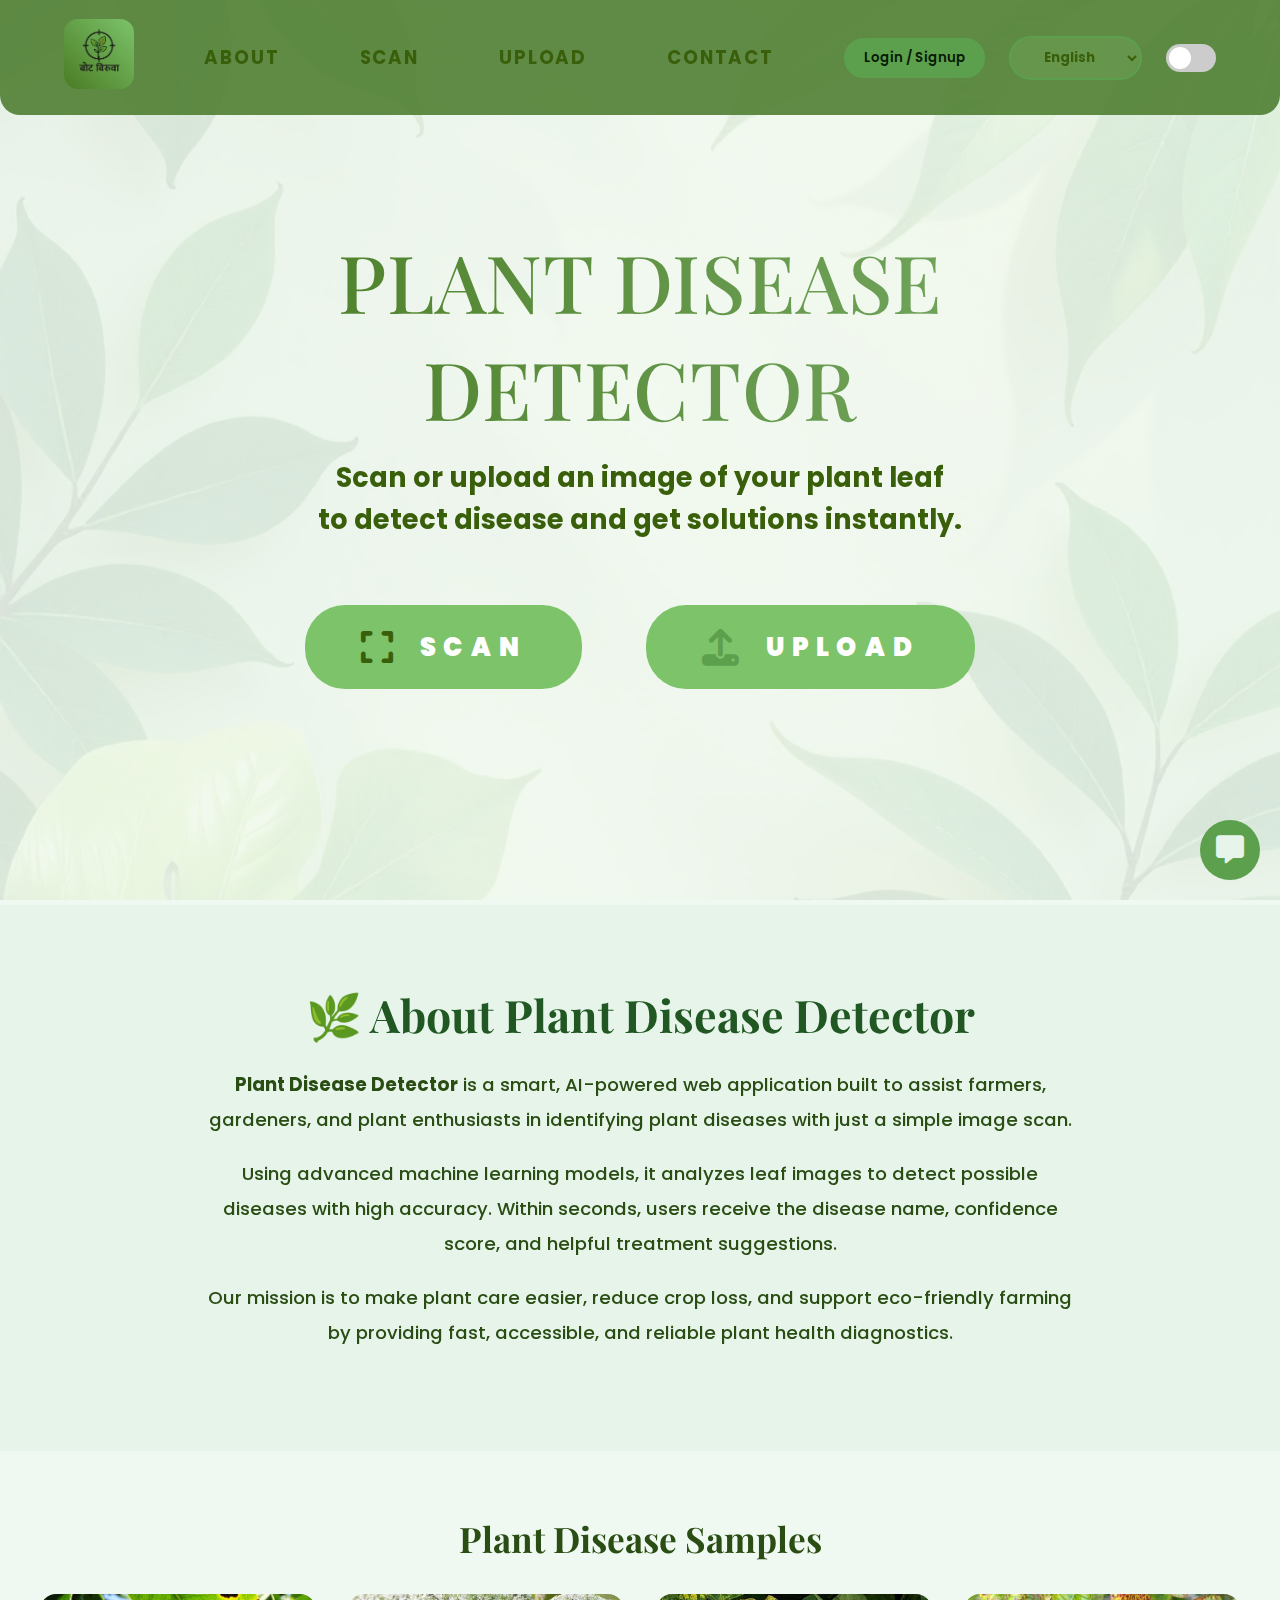
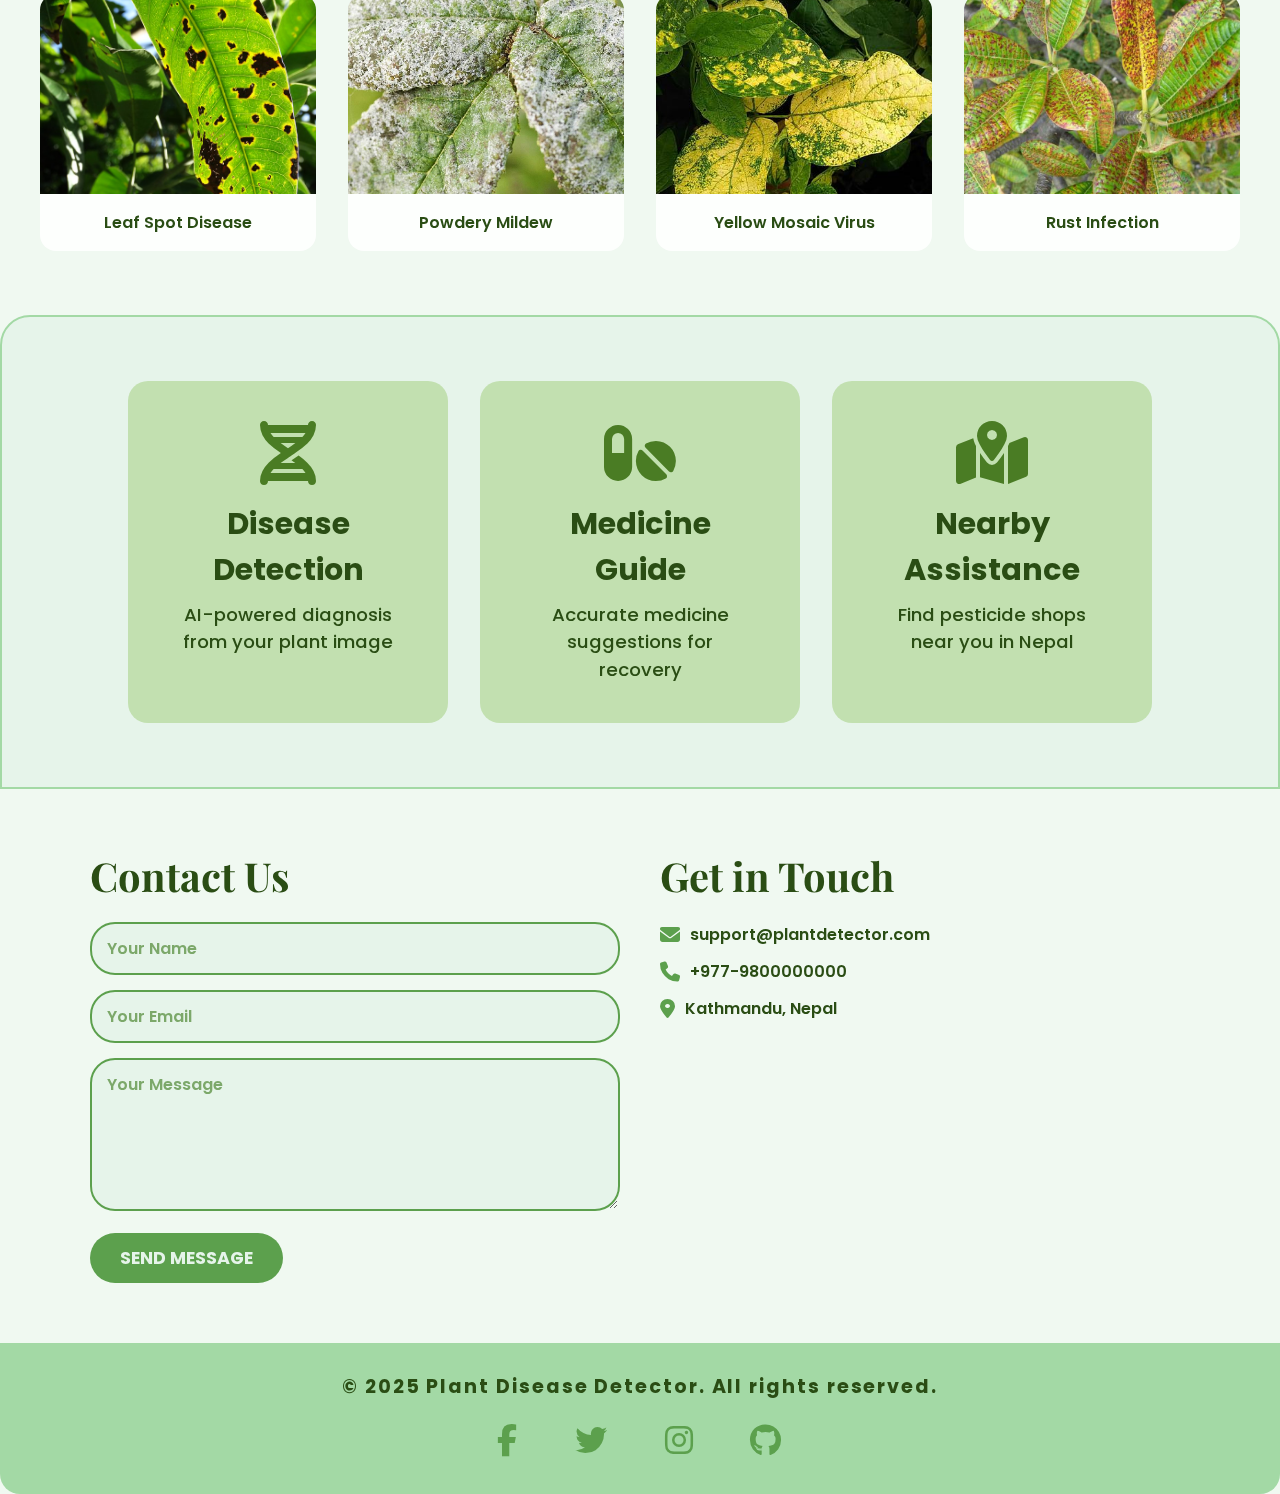
<file: frontend/index.html>
<!DOCTYPE html>
<html lang="en">
<head>
  <meta charset="UTF-8" />
  <meta name="viewport" content="width=device-width, initial-scale=1.0"/>
  <title>Plant Disease Detector with Chatbot</title>
  <link href="https://fonts.googleapis.com/css2?family=Poppins:wght@400;600;700&family=Playfair+Display:wght@700&display=swap" rel="stylesheet">
  <link rel="stylesheet" href="https://cdnjs.cloudflare.com/ajax/libs/font-awesome/6.5.0/css/all.min.css" />
  <link rel="stylesheet" href="style.css" />
</head>
<body>
  <!-- Navbar -->
  <nav class="navbar">
    <div class="logo">
      <img src="images/plant.png" alt="Logo">
    </div>
    <ul class="nav-menu">
      <li><a href="#about">About</a></li>
      <li><a href="#hero">Scan</a></li>
      <li><a href="#hero">Upload</a></li>
      <li><a href="#contact">Contact</a></li>
    </ul>
    <div class="right-controls">
      <button class="nav-login-btn" onclick="openAuthModal()">Login / Signup</button>
      <div class="language-detect">
        <select id="siteLanguage" onchange="switchSiteLanguage()">
          <option value="en">English</option>
          <option value="np">नेपाली </option>
        </select>
      </div>
      <div class="dark-toggle">
        <label>
          <input type="checkbox" onchange="toggleDarkMode()" />
          <span class="slider"></span>
        </label>
      </div>
    </div>
  </nav>

  <!-- Hero Section -->
  <section id="hero" class="hero">
    <h1 id="heroTitle">Plant Disease Detector</h1>
    <p id="heroSubtitle">Scan or upload an image of your plant leaf<br>to detect disease and get solutions instantly.</p>
    <div class="hero-buttons">
      <label class="scan-btn" onclick="openScanModal()">
        <i class="fa-solid fa-expand"></i> <span id="scanBtnText">Scan</span>
      </label>
      <input type="file" id="scanInput" accept="image/*" hidden />
      <label class="upload-btn" for="uploadInput">
        <i class="fas fa-upload"></i> <span id="uploadBtnText">Upload</span>
      </label>
      <input type="file" id="uploadInput" accept="image/*" hidden onchange="previewImage(event)" />
    </div>
    <div id="imagePreview" class="image-preview"></div>
  </section>

  <!-- Scan Modal -->
  <div id="scanModal" class="scan-modal">
    <div class="scan-modal-content">
      <span class="close-btn" onclick="closeScanModal()">&times;</span>
      <h2>Scan Leaf</h2>
      <video id="videoStream" autoplay playsinline></video>
      <canvas id="scanCanvas" style="display: none;"></canvas>
      <div class="scan-controls">
        <button onclick="captureImage()">Capture</button>
        <button onclick="retakeImage()">Retake</button>
        <button onclick="closeScanModal()">Cancel</button>
      </div>
      <div id="scanResult" class="result-section"></div>
    </div>
  </div>

  <!-- About Section-->
  <section id="about" class="about-section">
    <div class="about-container">
      <h2>🌿 About Plant Disease Detector</h2>
      <p>
        <strong>Plant Disease Detector</strong> is a smart, AI-powered web application built to assist farmers, gardeners, and plant enthusiasts in identifying plant diseases with just a simple image scan.
      </p>
      <p>
        Using advanced machine learning models, it analyzes leaf images to detect possible diseases with high accuracy. Within seconds, users receive the disease name, confidence score, and helpful treatment suggestions.
      </p>
      <p>
        Our mission is to make plant care easier, reduce crop loss, and support eco-friendly farming by providing fast, accessible, and reliable plant health diagnostics.
      </p>
    </div>
  </section>

  <!-- Default Images Section -->
  <section class="default-images">
    <h2>Plant Disease Samples</h2>
    <div class="image-grid">
      <div class="image-card" data-disease="leaf-spot" onclick="showDiseaseInfo('leaf-spot')">
        <img src="images/mangoleafspot.jpg" alt="Sample 1">
        <p>Leaf Spot Disease</p>
      </div>
      <div class="image-card" data-disease="powdery-mildew" onclick="showDiseaseInfo('powdery-mildew')">
        <img src="images/powdery_mildew.jpg" alt="Sample 2">
        <p>Powdery Mildew</p>
      </div>
      <div class="image-card" data-disease="yellow-mosaic" onclick="showDiseaseInfo('yellow-mosaic')">
        <img src="images/yellow-mosaic-virus.jpg" alt="Sample 3">
        <p>Yellow Mosaic Virus</p>
      </div>
      <div class="image-card" data-disease="rust" onclick="showDiseaseInfo('rust')">
        <img src="images/rust-diseases.webp" alt="Sample 4">
        <p>Rust Infection</p>
      </div>
    </div>
  </section>

  <!-- Disease Info Modal -->
  <div id="diseaseModal" class="auth-modal">
    <div class="auth-modal-content disease-modal-content">
      <span class="close-btn" onclick="closeDiseaseModal()">&times;</span>
      <h2 id="diseaseTitle"></h2>
      <p id="diseaseDescription"></p>
      <h3>Cure Measures</h3>
      <ul id="cureMeasures"></ul>
    </div>
  </div>

  <!-- Features -->
  <section class="features">
    <div class="feature" id="feature1">
      <i class="fas fa-dna"></i>
      <h3 id="feature1Title">Disease Detection</h3>
      <p id="feature1Text">AI-powered diagnosis from your plant image</p>
    </div>
    <div class="feature" id="feature2">
      <i class="fas fa-pills"></i>
      <h3 id="feature2Title">Medicine Guide</h3>
      <p id="feature2Text">Accurate medicine suggestions for recovery</p>
    </div>
    <div class="feature" id="feature3" data-feature="nearby-assistance">
      <i class="fas fa-map-marked-alt"></i>
      <h3 id="feature3Title">Nearby Assistance</h3>
      <p id="feature3Text">Find pesticide shops near you in Nepal</p>
    </div>
  </section>

  <!-- Chatbot Icon  -->
  <div class="chatbot-icon" onclick="toggleChat()">
    <i class="fa-solid fa-message"></i>
  </div>

  <!-- Chat Window -->
  <div class="chat-window" id="chatWindow">
    <div class="chat-header">
      <span id="chatTitle">Chatbot</span>
      <select id="language" class="language-select" onchange="switchLanguage()">
        <option value="en">English</option>
        <option value="np">नेपाली </option>
      </select>
    </div>
    <div class="chat-body" id="chatBody">
      <p id="welcomeMsg">Hello! How can I help you?</p>
    </div>
    <div class="chat-footer">
      <input type="text" id="userInput" placeholder="Type your message...">
      <button onclick="sendMessage()" id="sendBtn">Send</button>
    </div>
  </div>

  <!-- Floating Leaves  -->
  <div class="floating-leaves">
    <div class="floating-leaf"></div>
    <div class="floating-leaf"></div>
    <div class="floating-leaf"></div>
    <div class="floating-leaf"></div>
  </div>

  <!-- Login/Signup Modal -->
  <div id="authModal" class="auth-modal">
    <div class="auth-modal-content">
      <span class="close-btn" onclick="closeAuthModal()">&times;</span>
      <div class="form-toggle">
        <button id="loginToggle" class="active" onclick="showLogin()">Login</button>
        <button id="signupToggle" onclick="showSignup()">Signup</button>
      </div>
      <form id="loginForm" class="auth-form" onsubmit="handleLogin(event)">
        <h2>Login</h2>
        <input type="email" id="loginEmail" placeholder="Email" required />
        <input type="password" id="loginPassword" placeholder="Password" required />
        <button type="submit" class="submit-btn">Login</button>
      </form>
      <form id="signupForm" class="auth-form hidden" onsubmit="handleSignup(event)">
        <h2>Signup</h2>
        <input type="text" id="signupName" placeholder="Full Name" required />
        <input type="email" id="signupEmail" placeholder="Email" required />
        <input type="password" id="signupPassword" placeholder="Password" required />
        <button type="submit" class="submit-btn">Signup</button>
      </form>
    </div>
  </div>

  <!-- Contact Section -->
  <section id="contact" class="contact-section">
    <div class="contact-container">
      <div class="contact-form">
        <h2>Contact Us</h2>
        <form onsubmit="handleContactForm(event)">
          <input type="text" placeholder="Your Name" required />
          <input type="email" placeholder="Your Email" required />
          <textarea placeholder="Your Message" rows="5" required></textarea>
          <button type="submit">Send Message</button>
        </form>
      </div>
      <div class="contact-info">
        <h3>Get in Touch</h3>
        <p><i class="fas fa-envelope"></i> support@plantdetector.com</p>
        <p><i class="fas fa-phone"></i> +977-9800000000</p>
        <p><i class="fas fa-map-marker-alt"></i> Kathmandu, Nepal</p>
      </div>
    </div>
  </section>

  <!-- Footer -->
  <footer>
    <p>&copy; 2025 Plant Disease Detector. All rights reserved.</p>
    <div class="social-icons">
      <a href="https://www.facebook.com/profile.php?id=61578956981668" target="_blank" rel="noopener noreferrer">
        <i class="fab fa-facebook-f"></i>
      </a>
      <a href="https://x.com/plantdidetector?t=hPZO-yXuw6AMgupqHUkXxA&s=09" target="_blank" rel="noopener noreferrer">
        <i class="fab fa-twitter"></i>
      </a>
      <a href="https://www.instagram.com/plantdiseasedetector?igsh=dmtzYWdoZW1nYXo5" target="_blank" rel="noopener noreferrer">
        <i class="fab fa-instagram"></i>
      </a>
      <a href="https://github.com/SEP-Group/Plant_Disease_Detection" target="_blank" rel="noopener noreferrer">
        <i class="fab fa-github"></i>
      </a>
    </div>
  </footer>

  <script src="script.js"></script>
</body>
</html>
</file>
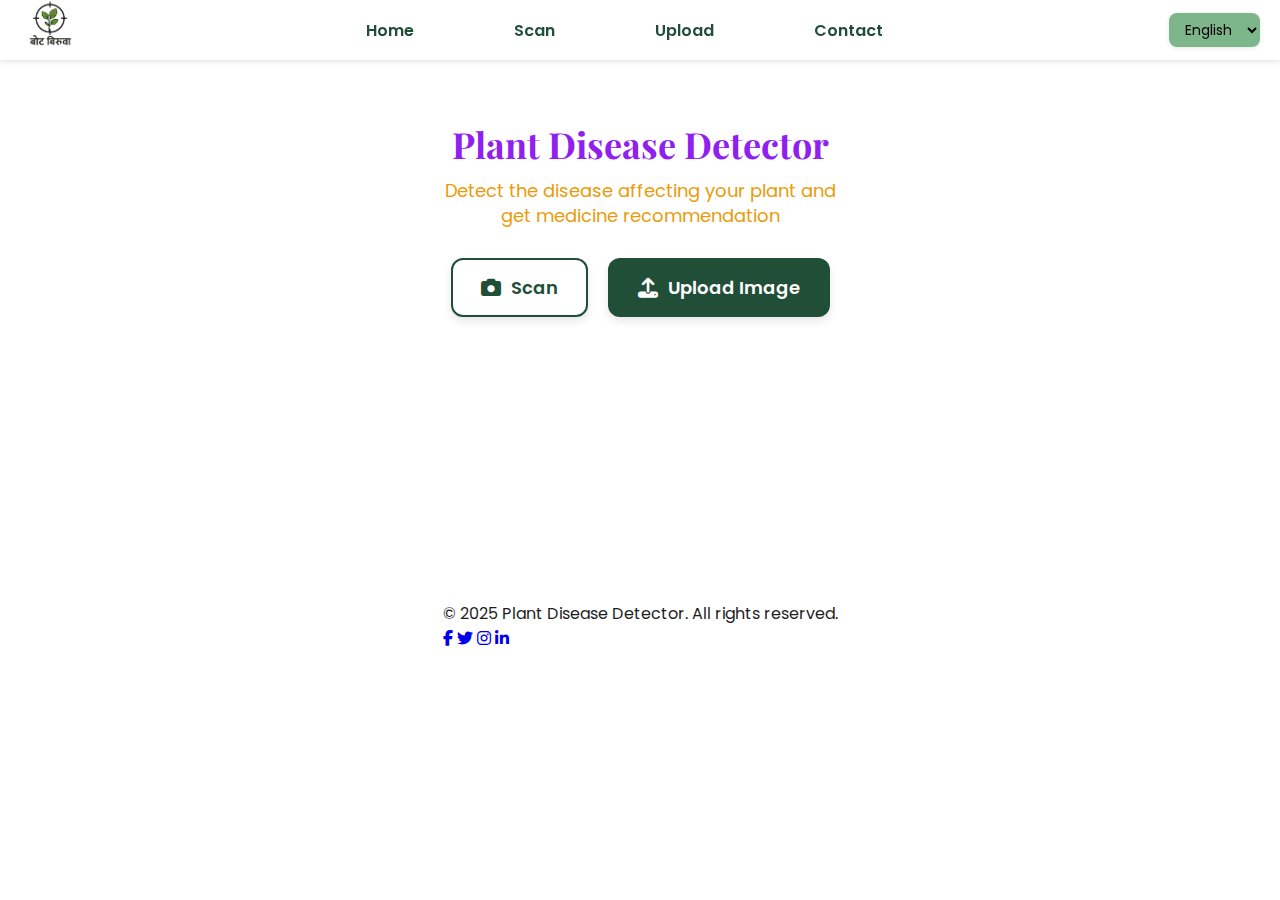
<file: frotend/index.html>
<!DOCTYPE html>
<html lang="en">
<head>
  <meta charset="UTF-8" />
  <meta name="viewport" content="width=device-width, initial-scale=1.0" />
  <title>Plant Disease Detector</title>

  <!-- Fonts & Icons -->
  <link href="https://fonts.googleapis.com/css2?family=Poppins&family=Nunito&family=Playfair+Display&display=swap" rel="stylesheet" />
  <link rel="stylesheet" href="https://cdnjs.cloudflare.com/ajax/libs/font-awesome/6.4.0/css/all.min.css" />
  <link rel="stylesheet" href="style.css" />
</head>
<body>
  <div class="main-content">
    <!-- Header -->
    <nav class="navbar">
      <div class="logo">
        <img src="images/plant.png" alt="Logo" />
      </div>
      <ul class="nav-menu">
        <li><a href="#">Home</a></li>
        <li><a href="#">Scan</a></li>
        <li><a href="#">Upload</a></li>
        <li><a href="#">Contact</a></li>
      </ul>
      <div class="language-detect">
        <select>
          <option>English</option>
          <option>Nepali</option>
        </select>
      </div>
    </nav>

    <!-- Hero -->
    <section class="hero">
      <h1>Plant Disease Detector</h1>
      <p>Detect the disease affecting your plant and<br />get medicine recommendation</p>
      <div class="hero-buttons">
        <label class="scan-btn" for="scanInput">
          <i class="fas fa-camera"></i> Scan
        </label>
        <input type="file" id="scanInput" accept="image/*" capture="environment" hidden />
        <label class="upload-btn" for="uploadInput">
          <i class="fas fa-upload"></i> Upload Image
        </label>
        <input type="file" id="uploadInput" accept="image/*" hidden onchange="previewImage(event)" />
      </div>
      <div class="image-preview" id="imagePreview"></div>
    </section>

    <!-- Features -->
    <section class="features">
      <div class="feature">
        <i class="fas fa-virus"></i>
        <h3>Disease Identification</h3>
        <p>Identify diseases present in the plant</p>
      </div>
      <div class="feature">
        <i class="fas fa-pills"></i>
        <h3>Medicine Recommendation</h3>
        <p>Get the recommended medicine for the disease</p>
      </div>
      <div class="feature">
        <i class="fas fa-map-marker-alt"></i>
        <h3>Find Nearest Vet</h3>
        <p>Locate the nearest vet for medicine pricing</p>
      </div>
    </section>
  </div>

  <!-- Footer -->
  <footer>
    <p>&copy; 2025 Plant Disease Detector. All rights reserved.</p>
    <div class="social-icons">
      <a href="#"><i class="fab fa-facebook-f"></i></a>
      <a href="#"><i class="fab fa-twitter"></i></a>
      <a href="#"><i class="fab fa-instagram"></i></a>
      <a href="#"><i class="fab fa-linkedin-in"></i></a>
    </div>
  </footer>

  
</body>
</html>
</file>
<file: frontend/style.css>
/* -- base & reset -- */
@import url('https://fonts.googleapis.com/css2?family=Poppins:wght@400;700&family=Playfair+Display:wght@700&display=swap');

* {
  margin: 0;
  padding: 0;
  box-sizing: border-box;
  font-family: 'Poppins', sans-serif;
  user-select: none;
  scroll-behavior: smooth;
  -webkit-font-smoothing: antialiased;
  -moz-osx-font-smoothing: grayscale;
  box-shadow: none !important;
  text-shadow: none !important;
}

body {
  min-height: 100vh;
  background: #f0f9f1;
  color: #2a4d14;
  overflow-x: hidden;
  cursor: default;
  transition: background-color 0.4s ease, color 0.4s ease;
  position: relative;
  z-index: 0;
}

/* Background Image with Enhanced Parallax */
body::before {
  content: "";
  position: fixed;
  top: 0;
  left: 0;
  right: 0;
  bottom: 0;
  background-image: url('images/design.png');
  background-size: cover;
  background-position: center;
  background-repeat: no-repeat;
  opacity: 0.1;
  z-index: -1;
  pointer-events: none;
  transition: opacity 0.5s ease, transform 0.3s ease;
  animation: subtleParallax 25s linear infinite;
}
@keyframes subtleParallax {
  0% {
    transform: translateY(0) scale(1.05);
  }
  50% {
    transform: translateY(-30px) scale(1.1);
  }
  100% {
    transform: translateY(0) scale(1.05);
  }
}

.navbar {
  position: sticky;
  top: 0;
  padding: 1.2rem 4rem;
  background: rgba(70, 120, 40, 0.85);
  display: flex;
  align-items: center;
  justify-content: space-between;
  z-index: 1000;
  border-radius: 0 0 20px 20px;
  flex-wrap: wrap;
  animation: slideInNav 1s ease-out;
}
@keyframes slideInNav {
  from {
    opacity: 0;
    transform: translateY(-30px) scale(0.95);
  }
  to {
    opacity: 1;
    transform: translateY(0) scale(1);
  }
}

/* Logo */
.navbar .logo img {
  width: 70px;
  border-radius: 14px;
  background: linear-gradient(45deg, #4a7c24, #7cc36a);
  padding: 6px;
  transition: transform 0.5s ease, box-shadow 0.3s ease;
}
.navbar .logo img:hover {
  transform: scale(1.12) rotate(8deg);
  box-shadow: 0 4px 12px rgba(90, 160, 77, 0.5);
  animation: logoGlow 1.5s ease-in-out infinite alternate;
}
@keyframes logoGlow {
  from {
    box-shadow: 0 4px 12px rgba(90, 160, 77, 0.5);
  }
  to {
    box-shadow: 0 6px 16px rgba(90, 160, 77, 0.7);
  }
}

/* Menu */
.nav-menu {
  list-style: none;
  display: flex;
  gap: 3rem;
  font-weight: 700;
  font-size: 1.15rem;
  color: #3a5f0b;
  text-transform: uppercase;
  letter-spacing: 0.1em;
}
.nav-menu li {
  animation: fadeInMenu 0.8s ease-out forwards;
  animation-delay: calc(var(--i) * 0.1s);
}
.nav-menu li:nth-child(1) {
  --i: 1;
}
.nav-menu li:nth-child(2) {
  --i: 2;
}
.nav-menu li:nth-child(3) {
  --i: 3;
}
.nav-menu li:nth-child(4) {
  --i: 4;
}
@keyframes fadeInMenu {
  from {
    opacity: 0;
    transform: translateX(20px) scale(0.9);
  }
  to {
    opacity: 1;
    transform: translateX(0) scale(1);
  }
}
.nav-menu li a {
  position: relative;
  text-decoration: none;
  color: #3a5f0b;
  padding: 0.4rem 1rem;
  border-radius: 20px;
  transition: color 0.3s ease, transform 0.3s ease, background-color 0.3s ease;
}
.nav-menu li a:hover {
  color: #5ca04d;
  transform: translateY(-2px);
  background-color: rgba(90, 160, 77, 0.1);
}
.nav-menu li a::after {
  content: '';
  position: absolute;
  width: 0;
  height: 2px;
  bottom: 0;
  left: 0;
  background-color: #5ca04d;
  transition: width 0.3s ease;
}
.nav-menu li a:hover::after {
  width: 100%;
}

/* Right Controls: Login + Language + Dark */
.right-controls {
  display: flex;
  align-items: center;
  gap: 1.5rem;
}

/* Login Button */
.nav-login-btn {
  background-color: #5ca04d;
  border: 2px solid #5ca04d;
  color: #071a03;
  padding: 8px 18px;
  border-radius: 25px;
  font-weight: 600;
  cursor: pointer;
  font-family: 'Poppins', sans-serif;
  transition: background-color 0.3s ease, color 0.3s ease, transform 0.2s ease, box-shadow 0.3s ease;
  white-space: nowrap;
}
.nav-login-btn:hover {
  background-color: #5ca04d;
  color: #e6f4ea;
  transform: scale(1.05) rotate(2deg);
  box-shadow: 0 4px 12px rgba(90, 160, 77, 0.5);
  animation: buttonPulse 1s ease infinite;
}
@keyframes buttonPulse {
  0%, 100% {
    transform: scale(1.05) rotate(2deg);
  }
  50% {
    transform: scale(1.1) rotate(2deg);
  }
}
.nav-login-btn:active {
  transform: scale(0.95);
}

/* Language Selector */
.language-detect select {
  background: rgba(124, 195, 106, 0.2);
  border: 2px solid #5ca04d;
  border-radius: 50px;
  padding: 0.6rem 1.8rem;
  color: #3a5f0b;
  font-weight: 700;
  cursor: pointer;
  transition: background-color 0.3s ease, transform 0.2s ease, box-shadow 0.3s ease;
  background-repeat: no-repeat;
  background-position: right 1rem center;
  background-size: 1rem;
}
.language-detect select:hover {
  transform: scale(1.05);
  box-shadow: 0 2px 8px rgba(90, 160, 77, 0.3);
  animation: shake 0.4s ease;
}
@keyframes shake {
  0% {
    transform: translateX(0);
  }
  25% {
    transform: translateX(-3px);
  }
  50% {
    transform: translateX(3px);
  }
  75% {
    transform: translateX(-3px);
  }
  100% {
    transform: translateX(0);
  }
}

/* Dark Mode Toggle */
.dark-toggle {
  position: relative;
  width: 50px;
  height: 28px;
  cursor: pointer;
}
.dark-toggle label {
  display: block;
  position: relative;
  width: 100%;
  height: 100%;
}
.dark-toggle input {
  opacity: 0;
  width: 0;
  height: 0;
}
.slider {
  position: absolute;
  top: 0;
  left: 0;
  right: 0;
  bottom: 0;
  background-color: #ccc;
  border-radius: 28px;
  transition: background-color 0.4s ease;
}
.slider::before {
  position: absolute;
  content: "";
  height: 22px;
  width: 22px;
  left: 3px;
  bottom: 3px;
  background-color: white;
  border-radius: 50%;
  transition: transform 0.4s ease, background-color 0.4s ease;
  animation: bounceToggle 0.4s ease;
}
@keyframes bounceToggle {
  0% {
    transform: scale(1);
  }
  50% {
    transform: scale(1.3);
  }
  100% {
    transform: scale(1);
  }
}
.dark-toggle input:checked + .slider {
  background-color: #4a7c24;
}
.dark-toggle input:checked + .slider::before {
  transform: translateX(22px);
  background-color: #e6f4ea;
}

/* Responsive (optional) */
@media (max-width: 768px) {
  .navbar {
    flex-direction: column;
    align-items: flex-start;
    gap: 1.5rem;
  }
  .nav-menu {
    flex-direction: column;
    gap: 1rem;
  }
  .right-controls {
    width: 100%;
    justify-content: space-between;
    flex-wrap: wrap;
  }
}

/* Hero Section */
.hero {
  max-width: 900px;
  margin: 7rem auto 10rem;
  text-align: center;
  animation: fadeInHero 1.2s ease-out;
}
@keyframes fadeInHero {
  from {
    opacity: 0;
    transform: translateY(30px) scale(0.95);
  }
  to {
    opacity: 1;
    transform: translateY(0) scale(1);
  }
}

.hero h1 {
  font-family: 'Playfair Display', serif;
  font-size: 5rem;
  font-weight: 500;
  color: transparent;
  background: linear-gradient(90deg, #4a7c24, #a3d9a5);
  background-size: 200% 200%;
  background-clip: text;
  -webkit-background-clip: text;
  -webkit-text-fill-color: transparent;
  letter-spacing: 0.01em;
  text-transform: uppercase;
  margin-bottom: 1rem;
  animation: gradientShift 8s ease-in-out infinite;
}
@keyframes gradientShift {
  0% {
    background-position: 0% 50%;
  }
  50% {
    background-position: 100% 50%;
  }
  100% {
    background-position: 0% 50%;
  }
}

.hero p {
  font-size: 1.7rem;
  font-weight: 700;
  color: #3a5f0b;
  margin-bottom: 4rem;
  animation: fadeInText 1.4s ease-out;
}
@keyframes fadeInText {
  from {
    opacity: 0;
    transform: translateY(20px);
  }
  to {
    opacity: 1;
    transform: translateY(0);
  }
}

.hero-buttons {
  display: flex;
  justify-content: center;
  gap: 4rem;
  flex-wrap: wrap;
}

.hero-buttons label {
  position: relative;
  display: flex;
  align-items: center;
  gap: 1.2rem;
  padding: 1.4rem 3.5rem;
  font-size: 1.6rem;
  font-weight: 900;
  color: white;
  background: #7cc36a;
  border-radius: 40px;
  border: none;
  cursor: pointer;
  text-transform: uppercase;
  letter-spacing: 0.3em;
  transition: background-color 0.3s ease, transform 0.2s ease, box-shadow 0.3s ease;
}
.hero-buttons label:hover {
  background-color: #5ca04d;
  color: #e6f4ea;
  box-shadow: 0 6px 16px rgba(90, 160, 77, 0.5);
  animation: buttonPulse 1s ease infinite;
}
.hero-buttons label:active {
  transform: scale(0.95);
}
.hero-buttons label::after {
  content: '';
  position: absolute;
  top: 50%;
  left: 50%;
  width: 0;
  height: 0;
  background: rgba(255, 255, 255, 0.3);
  border-radius: 50%;
  transform: translate(-50%, -50%);
  transition: width 0.5s ease, height 0.5s ease;
}
.hero-buttons label:hover::after {
  width: 300px;
  height: 300px;
}

/* Upload Button */
.upload-btn {
  animation: slideInBounce 1.2s ease-out;
}
.upload-btn:hover {
  transform: scale(1.1) rotate(5deg);
  box-shadow: 0 4px 12px rgba(90, 160, 77, 0.5);
}
@keyframes slideInBounce {
  0% {
    transform: translateX(-50px) scale(0.8);
    opacity: 0;
  }
  60% {
    transform: translateX(10px) scale(1.1);
    opacity: 1;
  }
  100% {
    transform: translateX(0) scale(1);
    opacity: 1;
  }
}

/* Scan Button */
.scan-btn {
  animation: fadeInWobble 1.2s ease-out;
}
.scan-btn:hover {
  animation: pulseScan 0.8s ease infinite;
}
@keyframes fadeInWobble {
  0% {
    opacity: 0;
    transform: scale(0.8) rotate(0deg);
  }
  50% {
    opacity: 1;
    transform: scale(1.1) rotate(10deg);
  }
  75% {
    transform: scale(1) rotate(-5deg);
  }
  100% {
    opacity: 1;
    transform: scale(1) rotate(0deg);
  }
}
@keyframes pulseScan {
  0%, 100% {
    transform: scale(1);
  }
  50% {
    transform: scale(1.1);
  }
}

/* Scan button icon */
.scan-btn i {
  font-size: 2.3rem;
  color: #3a5f0b;
  transition: transform 0.3s ease, color 0.3s ease;
}
.scan-btn:hover i {
  transform: scale(1.15) rotate(360deg);
  color: #e6f4ea;
}

/* Upload button icon */
.upload-btn i {
  font-size: 2.3rem;
  color: #5ca04d;
  transition: color 0.3s ease, transform 0.3s ease;
}
.upload-btn:hover i {
  color: #3a5f0b;
  transform: scale(1.15) rotate(-360deg);
}

/* Image Preview */
.image-preview {
  margin-top: 3.5rem;
  display: flex;
  justify-content: center;
}

.image-preview img {
  max-width: 400px;
  max-height: 400px;
  border-radius: 30px;
  transition: transform 0.8s ease, filter 0.3s ease, box-shadow 0.3s ease;
  cursor: pointer;
}
.image-preview img:hover {
  transform: scale(1.1) rotate(3deg);
  filter: brightness(1.1);
  box-shadow: 0 6px 16px rgba(90, 160, 77, 0.4);
}

/* Result Section */
.result-section {
  margin-top: 2rem;
  padding: 2rem;
  background: #e6f4ea;
  border-radius: 15px;
  text-align: center;
  opacity: 0;
  transform: translateY(20px);
  transition: opacity 0.5s ease, transform 0.5s ease;
}
.result-section.active {
  opacity: 1;
  transform: translateY(0);
}
.result-section h2 {
  font-family: 'Playfair Display', serif;
  font-size: 2rem;
  color: #205722;
  margin-bottom: 1rem;
}
.result-section p {
  font-size: 1.1rem;
  font-weight: 500;
  color: #2a4d14;
  line-height: 1.6;
}
body.dark .result-section {
  background: #274317;
  color: #a4d3a2;
}
body.dark .result-section h2 {
  color: #d6f4b1;
}
body.dark .result-section p {
  color: #a4d3a2;
}

/* Loading Indicator */
.loading {
  font-size: 1.1rem;
  font-weight: 600;
  color: #3a5f0b;
  animation: pulseLoading 1.5s ease-in-out infinite;
}
@keyframes pulseLoading {
  0%, 100% {
    opacity: 1;
  }
  50% {
    opacity: 0.5;
  }
}
body.dark .loading {
  color: #a4d3a2;
}

/* Scan Modal */
.scan-modal {
  display: none;
  position: fixed;
  top: 0;
  left: 0;
  width: 100%;
  height: 100%;
  background: rgba(0, 0, 0, 0.7);
  z-index: 1200;
  justify-content: center;
  align-items: center;
  animation: fadeInModal 0.4s ease-out;
}
.scan-modal.active {
  display: flex;
}
.scan-modal-content {
  background: #d6f4b1;
  padding: 20px;
  border-radius: 15px;
  width: 90%;
  max-width: 600px;
  text-align: center;
  position: relative;
  color: #2a4d14;
}
body.dark .scan-modal-content {
  background: #274317;
  color: #a4d3a2;
}
.scan-modal-content video {
  width: 100%;
  max-height: 300px;
  border-radius: 10px;
  margin-bottom: 1rem;
}
.scan-modal-content h2 {
  font-family: 'Playfair Display', serif;
  font-size: 2rem;
  margin-bottom: 1rem;
}
body.dark .scan-modal-content h2 {
  color: #d6f4b1;
}
.scan-controls {
  display: flex;
  justify-content: center;
  gap: 1rem;
  margin-top: 1rem;
}
.scan-controls button {
  background: #5ca04d;
  color: #e6f4ea;
  border: none;
  padding: 10px 20px;
  border-radius: 25px;
  font-weight: 700;
  cursor: pointer;
  transition: background-color 0.3s ease, transform 0.2s ease;
}
.scan-controls button:hover {
  background: #3a5f0b;
  transform: scale(1.05);
}
body.dark .scan-controls button {
  background: #3a5f0b;
}
body.dark .scan-controls button:hover {
  background: #5ca04d;
}
#scanResult {
  margin-top: 1rem;
  padding: 1rem;
  background: #e6f4ea;
  border-radius: 10px;
}
body.dark #scanResult {
  background: #274317;
  color: #a4d3a2;
}
#scanResult img {
  max-width: 100%;
  max-height: 200px;
  border-radius: 10px;
  margin-bottom: 1rem;
  transition: transform 0.3s ease;
}
#scanResult img:hover {
  transform: scale(1.05);
}

/* Auth Section */
.auth-section {
  display: flex;
  justify-content: center;
  padding: 5rem 1rem 8rem;
}

.auth-card {
  background: #c2e0b0;
  border-radius: 30px;
  padding: 3rem 2rem 2rem;
  max-width: 320px;
  width: 100%;
  color: #2a4d14;
  text-align: center;
  font-weight: 700;
  font-size: 1.1rem;
  user-select: none;
  transition: background-color 0.5s ease, transform 0.3s ease, box-shadow 0.3s ease;
  animation: popIn 0.8s ease-out;
}
@keyframes popIn {
  0% {
    transform: scale(0.8);
    opacity: 0;
  }
  70% {
    transform: scale(1.05);
    opacity: 1;
  }
  100% {
    transform: scale(1);
    opacity: 1;
  }
}
.auth-card:hover {
  background: #a3d9a5;
  transform: translateY(-5px);
  box-shadow: 0 8px 16px rgba(90, 160, 77, 0.4);
}

.auth-card h2 {
  font-family: 'Playfair Display', serif;
  font-size: 3rem;
  margin-bottom: 2rem;
  letter-spacing: 0.2em;
  user-select: text;
  animation: textGlow 2s ease-in-out infinite alternate;
}
@keyframes textGlow {
  from {
    text-shadow: 0 0 5px rgba(90, 160, 77, 0.3);
  }
  to {
    text-shadow: 0 0 10px rgba(90, 160, 77, 0.5);
  }
}

.auth-form {
  display: flex;
  flex-direction: column;
  gap: 1.5rem;
}

.auth-form input {
  padding: 1rem 1.5rem;
  border-radius: 40px;
  border: none;
  font-size: 1.1rem;
  font-weight: 700;
  color: #2a4d14;
  background: #e6f4ea;
  outline: none;
  transition: background-color 0.3s ease, box-shadow 0.3s ease, transform 0.3s ease;
}
.auth-form input:focus {
  background: #d1e7c7;
  box-shadow: 0 0 8px rgba(90, 160, 77, 0.5);
  transform: scale(1.02);
}
.auth-form input::placeholder {
  color: #7cc36a;
  font-weight: 600;
}

.login-btn {
  margin-top: 1rem;
  padding: 1.2rem 0;
  font-weight: 900;
  font-size: 1.3rem;
  color: white;
  background: #5ca04d;
  border-radius: 50px;
  border: none;
  cursor: pointer;
  transition: background-color 0.4s ease, transform 0.3s ease, box-shadow 0.3s ease;
  text-transform: uppercase;
}
.login-btn:hover {
  background: #3a5f0b;
  transform: scale(1.05);
  box-shadow: 0 4px 12px rgba(90, 160, 77, 0.5);
  animation: buttonPulse 1s ease infinite;
}
.login-btn:active {
  transform: scale(0.95);
}

.signup-text {
  margin-top: 1.8rem;
  font-size: 1.1rem;
  color: #7ca86a;
  user-select: none;
}

.signup-link {
  color: #5ca04d;
  font-weight: 700;
  text-decoration: none;
  transition: color 0.3s ease, transform 0.3s ease;
  cursor: pointer;
}
.signup-link:hover {
  color: #3a5f0b;
  text-decoration: underline;
  transform: scale(1.05);
}

/* Features Section */
.features {
  display: flex;
  justify-content: center;
  gap: 2rem;
  padding: 4rem 2rem;
  flex-wrap: wrap;
  background-color: #e6f4ea;
  border-radius: 30px 30px 0 0;
  border: 2px solid #a3d9a5;
}

.feature {
  background-color: #c2e0b0;
  border-radius: 20px;
  padding: 2.5rem 3rem;
  max-width: 320px;
  text-align: center;
  color: #2a4d14;
  font-weight: 600;
  cursor: default;
  transition: background-color 0.3s ease, transform 0.3s ease, box-shadow 0.3s ease;
  animation: featurePop 0.8s ease-out forwards;
}
.feature:nth-child(1) {
  animation-delay: 0.1s;
}
.feature:nth-child(2) {
  animation-delay: 0.2s;
}
.feature:nth-child(3) {
  animation-delay: 0.3s;
}
@keyframes featurePop {
  0% {
    transform: scale(0.9) translateY(20px);
    opacity: 0;
  }
  70% {
    transform: scale(1.05);
    opacity: 1;
  }
  100% {
    transform: scale(1);
    opacity: 1;
  }
}
.feature:hover {
  background-color: #a3d9a5;
  transform: scale(1.05) rotate(1deg);
  box-shadow: 0 8px 16px rgba(0, 0, 0, 0.1);
}

.feature i {
  font-size: 4rem;
  color: #4a7c24;
  margin-bottom: 1rem;
  animation: iconFloat 3s ease-in-out infinite;
}
@keyframes iconFloat {
  0%, 100% {
    transform: translateY(0);
  }
  50% {
    transform: translateY(-10px);
  }
}

.feature h3 {
  font-size: 1.9rem;
  font-weight: 700;
  margin-bottom: 0.5rem;
  transition: transform 0.3s ease;
}
.feature:hover h3 {
  transform: scale(1.05);
}

.feature p {
  font-size: 1.15rem;
  font-weight: 500;
  line-height: 1.5;
  animation: fadeInText 1s ease-out;
}

/* Footer */
footer {
  text-align: center;
  padding: 1.8rem 2rem;
  font-weight: 700;
  font-size: 1.2rem;
  letter-spacing: 0.1em;
  color: #2a4d14;
  background-color: #a3d9a5;
  border-radius: 0 0 20px 20px;
  user-select: none;
  animation: fadeInFooter 1s ease-out;
}
@keyframes fadeInFooter {
  from {
    opacity: 0;
    transform: translateY(20px);
  }
  to {
    opacity: 1;
    transform: translateY(0);
  }
}

/* Social icons */
.social-icons {
  margin-top: 1rem;
  display: flex;
  justify-content: center;
  gap: 3.5rem;
}

.social-icons a {
  color: #5ca04d;
  font-size: 2rem;
  transition: color 0.4s ease, transform 0.3s ease;
}
.social-icons a:hover {
  color: #3a5f0b;
  animation: bounceIcon 0.5s ease;
}
@keyframes bounceIcon {
  0% {
    transform: translateY(0);
  }
  50% {
    transform: translateY(-10px);
  }
  100% {
    transform: translateY(0);
  }
}

/* Chatbot Icon */
.chatbot-icon {
  position: fixed;
  bottom: 20px;
  right: 20px;
  background-color: #5ca04d;
  border-radius: 50%;
  width: 60px;
  height: 60px;
  display: flex;
  align-items: center;
  justify-content: center;
  cursor: pointer;
  transition: background-color 0.3s ease, transform 0.3s ease, box-shadow 0.3s ease;
  z-index: 1000;
  animation: pulseChat 2s ease-in-out infinite;
}
@keyframes pulseChat {
  0%, 100% {
    transform: scale(1);
    box-shadow: 0 0 8px rgba(90, 160, 77, 0.3);
  }
  50% {
    transform: scale(1.1);
    box-shadow: 0 0 12px rgba(90, 160, 77, 0.5);
  }
}
.chatbot-icon:hover {
  background-color: #3a5f0b;
  transform: scale(1.2) rotate(360deg);
  box-shadow: 0 0 12px rgba(90, 160, 77, 0.7);
  animation: none;
}
.chatbot-icon i {
  font-size: 28px;
  color: #e6f4ea;
}

/* Chat Window */
.chat-window {
  position: fixed;
  bottom: 90px;
  right: 20px;
  width: 320px;
  max-height: 400px;
  background-color: #d6f4b1;
  border: 2px solid #5ca04d;
  border-radius: 12px;
  display: none;
  flex-direction: column;
  overflow: hidden;
  z-index: 1000;
  box-sizing: border-box;
  font-family: 'Poppins', sans-serif;
  animation: slideUpChat 0.5s ease-out;
}
@keyframes slideUpChat {
  from {
    transform: translateY(100px) scale(0.9);
    opacity: 0;
  }
  to {
    transform: translateY(0) scale(1);
    opacity: 1;
  }
}
.chat-window.active {
  display: flex;
}

/* Chat Header */
.chat-header {
  background-color: #5ca04d;
  color: #e6f4ea;
  padding: 10px 15px;
  font-weight: 700;
  font-size: 1.2rem;
  display: flex;
  justify-content: space-between;
  align-items: center;
  user-select: none;
  transition: background-color 0.3s ease;
}
.chat-header:hover {
  background-color: #4a7c24;
}

.chat-header button {
  background: none;
  border: none;
  color: #e6f4ea;
  font-size: 1.6rem;
  cursor: pointer;
  line-height: 1;
  padding: 0;
  user-select: none;
  transition: color 0.3s ease, transform 0.3s ease;
}
.chat-header button:hover {
  color: #3a5f0b;
  transform: rotate(90deg);
}

/* Chat Body */
.chat-body {
  flex: 1;
  padding: 10px 15px;
  overflow-y: auto;
  background-color: #f0f8e5;
  font-size: 0.95rem;
  color: #3a5f0b;
  display: flex;
  flex-direction: column;
  gap: 8px;
}

.chat-body p {
  margin: 0;
  padding: 8px 12px;
  border-radius: 12px;
  max-width: 80%;
  word-wrap: break-word;
  line-height: 1.3;
  animation: messagePop 0.5s ease-in;
}
@keyframes messagePop {
  from {
    opacity: 0;
    transform: scale(0.8);
  }
  to {
    opacity: 1;
    transform: scale(1);
  }
}

.chat-body p.user-msg {
  background-color: #5ca04d;
  color: #e6f4ea;
  align-self: flex-end;
}

.chat-body p.bot-msg {
  background-color: #c1db8b;
  color: #3a5f0b;
  align-self: flex-start;
}

/* Chat Footer */
.chat-footer {
  padding: 10px 15px;
  background-color: #d6f4b1;
  display: flex;
  gap: 8px;
  box-sizing: border-box;
}

.chat-footer input {
  flex: 1;
  padding: 8px 12px;
  border-radius: 20px;
  border: 1px solid #5ca04d;
  font-size: 1rem;
  font-family: 'Poppins', sans-serif;
  color: #3a5f0b;
  outline: none;
  background-color: #f0f8e5;
  transition: border-color 0.3s ease, box-shadow 0.3s ease, transform 0.3s ease;
}
.chat-footer input:focus {
  border-color: #3a5f0b;
  box-shadow: 0 0 8px rgba(90, 160, 77, 0.5);
  transform: scale(1.02);
}
.chat-footer input::placeholder {
  color: #8ca56a;
}

.chat-footer button {
  background-color: #5ca04d;
  border: none;
  border-radius: 20px;
  color: #e6f4ea;
  padding: 8px 16px;
  font-weight: 700;
  font-size: 1rem;
  cursor: pointer;
  transition: background-color 0.3s ease, transform 0.2s ease;
}
.chat-footer button:hover {
  background-color: #3a5f0b;
  transform: scale(1.05) rotate(5deg);
}
.chat-footer button:active {
  transform: scale(0.95);
}

/* Auth Button */
.auth-btn {
  position: fixed;
  bottom: 100px;
  right: 20px;
  background-color: #5ca04d;
  color: #e6f4ea;
  border: none;
  padding: 12px 20px;
  border-radius: 30px;
  font-weight: 600;
  font-family: 'Poppins', sans-serif;
  cursor: pointer;
  transition: background-color 0.3s ease, transform 0.3s ease, box-shadow 0.3s ease;
  z-index: 1100;
  animation: floatAuth 3s ease-in-out infinite;
}
@keyframes floatAuth {
  0%, 100% {
    transform: translateY(0);
  }
  50% {
    transform: translateY(-10px);
  }
}
.auth-btn:hover {
  background-color: #3a5f0b;
  transform: scale(1.05);
  box-shadow: 0 0 12px rgba(90, 160, 77, 0.7);
  animation: glowButton 1.5s ease-in-out infinite alternate;
}
@keyframes glowButton {
  from {
    box-shadow: 0 0 12px rgba(90, 160, 77, 0.7);
  }
  to {
    box-shadow: 0 0 18px rgba(90, 160, 77, 0.9);
  }
}
.auth-btn:active {
  transform: scale(0.95);
}

/* Modal Background */
.auth-modal {
  display: none;
  position: fixed;
  z-index: 1200;
  left: 0;
  top: 0;
  width: 100%;
  height: 100%;
  overflow: auto;
  background-color: rgba(0, 0, 0, 0.5);
  font-family: 'Poppins', sans-serif;
  animation: fadeInModal 0.4s ease-out;
}
@keyframes fadeInModal {
  from {
    opacity: 0;
  }
  to {
    opacity: 1;
  }
}
.auth-modal.active {
  display: block;
}

/* Modal Content Box */
.auth-modal-content {
  background-color: #d6f4b1;
  margin: 8% auto;
  padding: 30px 40px;
  border-radius: 15px;
  width: 360px;
  box-sizing: border-box;
  color: #3a5f0b;
  position: relative;
  transition: box-shadow 0.3s ease;
  animation: popInModal 0.5s ease-out;
}
@keyframes popInModal {
  from {
    transform: scale(0.8) rotate(-5deg) translateY(20px);
    opacity: 0;
  }
  to {
    transform: scale(1) rotate(0deg) translateY(0);
    opacity: 1;
  }
}
.auth-modal-content.active {
  box-shadow: 0 8px 24px rgba(0, 0, 0, 0.2);
  animation: glowModal 1.5s ease-in-out infinite alternate;
}
@keyframes glowModal {
  from {
    box-shadow: 0 8px 24px rgba(90, 160, 77, 0.2);
  }
  to {
    box-shadow: 0 8px 32px rgba(90, 160, 77, 0.4);
  }
}

/* Close Button */
.close-btn {
  position: absolute;
  top: 15px;
  right: 20px;
  color: #3a5f0b;
  font-size: 28px;
  font-weight: 700;
  cursor: pointer;
  user-select: none;
  transition: color 0.3s ease, transform 0.3s ease;
}
.close-btn:hover {
  color: #5ca04d;
  animation: spinClose 0.4s ease;
}
@keyframes spinClose {
  0% {
    transform: rotate(0deg);
  }
  100% {
    transform: rotate(360deg);
  }
}

/* Toggle buttons */
.form-toggle {
  display: flex;
  justify-content: center;
  margin-bottom: 25px;
  gap: 15px;
}

.form-toggle button {
  flex: 1;
  background-color: #c1db8b;
  border: none;
  border-radius: 30px;
  padding: 10px 0;
  font-weight: 700;
  cursor: pointer;
  color: #3a5f0b;
  transition: background-color 0.3s ease, transform 0.2s ease, box-shadow 0.3s ease;
}
.form-toggle button:nth-child(1) {
  animation: slideInLeftToggle 0.6s ease-out;
}
.form-toggle button:nth-child(2) {
  animation: slideInRightToggle 0.6s ease-out;
}
@keyframes slideInLeftToggle {
  from {
    transform: translateX(-30px);
    opacity: 0;
  }
  to {
    transform: translateX(0);
    opacity: 1;
  }
}
@keyframes slideInRightToggle {
  from {
    transform: translateX(30px);
    opacity: 0;
  }
  to {
    transform: translateX(0);
    opacity: 1;
  }
}
.form-toggle button:hover,
.form-toggle button.active {
  background-color: #5ca04d;
  color: #e6f4ea;
  transform: scale(1.05);
  box-shadow: 0 4px 12px rgba(90, 160, 77, 0.5);
}

/* Forms */
.auth-form {
  display: flex;
  flex-direction: column;
  gap: 18px;
}
.auth-form.hidden {
  display: none;
}
.auth-form h2 {
  text-align: center;
  margin-bottom: 10px;
  font-weight: 700;
  font-size: 1.6rem;
}
.auth-form input {
  padding: 10px 15px;
  border: 2px solid #5ca04d;
  border-radius: 25px;
  font-size: 1rem;
  color: #3a5f0b;
  outline: none;
  transition: border-color 0.3s ease, box-shadow 0.3s ease, transform 0.3s ease;
  font-family: 'Poppins', sans-serif;
}
.auth-form input:nth-child(1) {
  animation: fadeInUpInput 0.6s ease-out 0.1s both;
}
.auth-form input:nth-child(2) {
  animation: fadeInUpInput 0.6s ease-out 0.2s both;
}
.auth-form input:nth-child(3) {
  animation: fadeInUpInput 0.6s ease-out 0.3s both;
}
@keyframes fadeInUpInput {
  from {
    opacity: 0;
    transform: translateY(20px);
  }
  to {
    opacity: 1;
    transform: translateY(0);
  }
}
.auth-form input:focus {
  border-color: #3a5f0b;
  box-shadow: 0 0 8px rgba(90, 160, 77, 0.5);
  transform: scale(1.02);
}
.auth-form input::placeholder {
  color: #8ca56a;
}

/* Submit Button */
.submit-btn {
  background-color: #5ca04d;
  color: #e6f4ea;
  border: none;
  padding: 12px 0;
  border-radius: 30px;
  font-weight: 700;
  cursor: pointer;
  font-size: 1.1rem;
  transition: background-color 0.3s ease, transform 0.2s ease, box-shadow 0.3s ease;
  animation: fadeInUpSubmit 0.6s ease-out 0.4s both;
}
@keyframes fadeInUpSubmit {
  from {
    opacity: 0;
    transform: translateY(20px);
  }
  to {
    opacity: 1;
    transform: translateY(0);
  }
}
.submit-btn:hover {
  background-color: #3a5f0b;
  transform: scale(1.05);
  box-shadow: 0 4px 12px rgba(90, 160, 77, 0.5);
  animation: buttonPulse 0.8s ease infinite;
}
.submit-btn:active {
  transform: scale(0.95);
  animation: none;
}

/* About Section */
.about-section {
  background: #e6f4ea;
  padding: 5rem 2rem;
  text-align: center;
  color: #2a4d14;
  animation: fadeInSection 1s ease-out;
}
@keyframes fadeInSection {
  from {
    opacity: 0;
    transform: translateY(30px);
  }
  to {
    opacity: 1;
    transform: translateY(0);
  }
}

.about-container {
  max-width: 900px;
  margin: 0 auto;
  padding: 0 1rem;
}

.about-section h2 {
  font-size: 2.8rem;
  font-family: 'Playfair Display', serif;
  margin-bottom: 1.5rem;
  color: #205722;
  animation: textPop 1s ease-out;
}
@keyframes textPop {
  from {
    transform: scale(0.9);
    opacity: 0;
  }
  to {
    transform: scale(1);
    opacity: 1;
  }
}

.about-section p {
  font-size: 1.15rem;
  line-height: 1.9;
  margin-bottom: 1.2rem;
  font-weight: 500;
  animation: fadeInText 1.2s ease-out;
  transition: transform 0.3s ease, color 0.3s ease;
}
.about-section p:hover {
  transform: translateY(-3px);
}

/* Plant Disease Sample Gallery */
.default-images {
  padding: 4rem 2rem;
  background-color: #f0f9f1;
  text-align: center;
}

.default-images h2 {
  font-size: 2.2rem;
  font-weight: 700;
  color: #2a4d14;
  font-family: 'Playfair Display', serif;
  margin-bottom: 2rem;
  animation: textGlow 2s ease-in-out infinite alternate;
}

.image-grid {
  display: grid;
  grid-template-columns: repeat(auto-fit, minmax(240px, 1fr));
  gap: 2rem;
  max-width: 1200px;
  margin: 0 auto;
}

.image-card {
  background: #ffffffdd;
  border-radius: 1rem;
  box-shadow: 0 6px 18px rgba(0, 0, 0, 0.08);
  overflow: hidden;
  transition: transform 0.3s ease, box-shadow 0.3s ease, filter 0.3s ease, background-color 0.3s ease;
  cursor: pointer;
  position: relative;
}
.image-card:nth-child(1) {
  animation: slideUpCard 0.8s ease-out 0.1s forwards;
}
.image-card:nth-child(2) {
  animation: slideUpCard 0.8s ease-out 0.2s forwards;
}
.image-card:nth-child(3) {
  animation: slideUpCard 0.8s ease-out 0.3s forwards;
}
.image-card:nth-child(4) {
  animation: slideUpCard 0.8s ease-out 0.4s forwards;
}
@keyframes slideUpCard {
  from {
    transform: translateY(50px);
    opacity: 0;
  }
  to {
    transform: translateY(0);
    opacity: 1;
  }
}
.image-card:hover {
  transform: translateY(-10px) scale(1.05);
  box-shadow: 0 12px 24px rgba(0, 0, 0, 0.2);
  filter: brightness(1.1);
  background-color: #e6f4ea;
}
body.dark .image-card:hover {
  background-color: #3a5f0b;
}
.image-card img {
  width: 100%;
  height: 200px;
  object-fit: cover;
  display: block;
  transition: transform 0.5s ease, filter 0.3s ease, opacity 0.3s ease;
}
.image-card:hover img {
  transform: scale(1.15) rotate(2deg);
  filter: brightness(1.1);
  opacity: 0.9;
}
.image-card::after {
  content: '';
  position: absolute;
  top: 0;
  left: 0;
  width: 100%;
  height: 100%;
  background: rgba(90, 160, 77, 0.1);
  opacity: 0;
  transition: opacity 0.3s ease;
}
.image-card:hover::after {
  opacity: 1;
}
.image-card p {
  padding: 1rem;
  font-size: 1rem;
  font-weight: 600;
  color: #2a4d14;
  font-family: 'Poppins', sans-serif;
  transition: transform 0.3s ease;
}
.image-card:hover p {
  transform: scale(1.05);
}

/* Disease Modal */
.disease-modal {
  display: none;
  position: fixed;
  top: 0;
  left: 0;
  width: 100%;
  height: 100%;
  background: rgba(0, 0, 0, 0.7);
  z-index: 1200;
  justify-content: center;
  align-items: center;
  animation: fadeInModal 0.4s ease-out;
}
.disease-modal.active {
  display: flex;
}
.disease-modal-content {
  background: #d6f4b1;
  padding: 20px 30px;
  border-radius: 15px;
  width: 90%;
  max-width: 500px;
  text-align: center;
  position: relative;
  color: #2a4d14;
  animation: popInModal 0.5s ease-out;
}
body.dark .disease-modal-content {
  background: #274317;
  color: #a4d3a2;
}
.disease-modal-content h2 {
  font-family: 'Playfair Display', serif;
  font-size: 2rem;
  margin-bottom: 1rem;
}
.disease-modal-content h3 {
  font-size: 1.5rem;
  margin: 1rem 0;
}
.disease-modal-content p {
  font-size: 1.1rem;
  line-height: 1.6;
  font-weight: 500;
}
.disease-modal-content .close-btn {
  top: 10px;
  right: 15px;
}

/* Contact Section */
.contact-section {
  padding: 60px 20px;
  background: #f0f9f1;
  color: #2a4d14;
  transition: background-color 0.4s ease, color 0.4s ease;
}

.contact-container {
  max-width: 1100px;
  margin: auto;
  display: flex;
  gap: 40px;
  flex-wrap: wrap;
  justify-content: space-between;
}

.contact-form,
.contact-info {
  flex: 1;
  min-width: 300px;
}

.contact-form h2,
.contact-info h3 {
  font-family: 'Playfair Display', serif;
  font-size: 2.5rem;
  font-weight: 700;
  margin-bottom: 20px;
  color: inherit;
  animation: textPop 1s ease-out;
}

.contact-form form input,
.contact-form form textarea {
  width: 100%;
  padding: 12px 15px;
  margin-bottom: 15px;
  border: 2px solid #5ca04d;
  border-radius: 25px;
  font-size: 1rem;
  font-family: 'Poppins', sans-serif;
  background: #e6f4ea;
  color: #2a4d14;
  transition: border-color 0.3s ease, background-color 0.3s ease, color 0.3s ease, box-shadow 0.3s ease, transform 0.3s ease;
  outline: none;
  animation: fadeInUpInput 0.8s ease-out;
}
.contact-form form input:focus,
.contact-form form textarea:focus {
  border-color: #3a5f0b;
  background: #d1e7c7;
  color: #2a4d14;
  box-shadow: 0 0 8px rgba(90, 160, 77, 0.5);
  transform: scale(1.02);
}

.contact-form form input::placeholder,
.contact-form form textarea::placeholder {
  color: #7ca86a;
  font-weight: 600;
}

.contact-form form button {
  background-color: #5ca04d;
  color: #e6f4ea;
  padding: 12px 30px;
  font-weight: 700;
  font-size: 1.1rem;
  border: none;
  border-radius: 50px;
  cursor: pointer;
  transition: background-color 0.3s ease, transform 0.2s ease, box-shadow 0.3s ease;
  font-family: 'Poppins', sans-serif;
  text-transform: uppercase;
  animation: fadeInUpSubmit 0.8s ease-out;
}
.contact-form form button:hover {
  background-color: #3a5f0b;
  transform: scale(1.05);
  box-shadow: 0 4px 12px rgba(90, 160, 77, 0.5);
  animation: buttonPulse 0.8s ease infinite;
}
.contact-form form button:active {
  transform: scale(0.95);
}

.contact-info p {
  font-size: 1rem;
  margin-bottom: 12px;
  color: inherit;
  display: flex;
  align-items: center;
  gap: 10px;
  font-weight: 600;
  transition: transform 0.3s ease;
}
.contact-info p:hover {
  transform: translateX(5px);
}

.contact-info i {
  color: #5ca04d;
  font-size: 1.25rem;
  transition: transform 0.3s ease, color 0.3s ease;
}
.contact-info p:hover i {
  transform: scale(1.2) rotate(10deg);
  color: #3a5f0b;
}

.contact-info .social-icons {
  margin-top: 15px;
  display: flex;
  gap: 20px;
}

.contact-info .social-icons a {
  font-size: 1.8rem;
  color: #5ca04d;
  transition: color 0.3s ease, transform 0.3s ease;
}
.contact-info .social-icons a:hover {
  color: #3a5f0b;
  animation: bounceIcon 0.5s ease;
}

/* Dark Mode Styles */
body.dark {
  background: #142d0c;
  color: #a4d3a2;
}

body.dark .navbar {
  background: rgba(30, 50, 15, 0.9);
}

body.dark .navbar .logo img {
  background: linear-gradient(45deg, #a4d3a2, #5ca04d);
}

body.dark .nav-menu {
  color: #a4d3a2;
}

body.dark .nav-menu li a {
  color: #a4d3a2;
}
body.dark .nav-menu li a:hover {
  color: #d6f4b1;
  background-color: rgba(214, 244, 177, 0.1);
}
body.dark .nav-menu li a::after {
  background-color: #d6f4b1;
}

body.dark .language-detect select {
  background: rgba(92, 160, 77, 0.3);
  border-color: #d6f4b1;
  color: #d6f4b1;
}

body.dark .dark-toggle .slider {
  background-color: #2a4d14;
}

body.dark .dark-toggle input:checked + .slider {
  background-color: #5ca04d;
}

body.dark .hero p {
  color: #a4d3a2;
}

body.dark .hero h1 {
  background: linear-gradient(90deg, #a4d3a2, #d6f4b1, #8fc870);
  background-size: 200% 200%;
  animation: gradientShift 8s ease-in-out infinite;
  -webkit-background-clip: text;
  background-clip: text;
  color: transparent;
  text-shadow: none;
}

body.dark .hero-buttons label {
  background: #5ca04d;
  color: #e6f4ea;
}
body.dark .hero-buttons label:hover {
  background-color: #3a5f0b;
  color: #d6f4b1;
}

body.dark .upload-btn:hover {
  box-shadow: 0 4px 12px rgba(214, 244, 177, 0.5);
}

body.dark .scan-btn:hover {
  box-shadow: 0 4px 12px rgba(214, 244, 177, 0.5);
}

body.dark .scan-btn i:hover {
  color: #d6f4b1;
}

body.dark .upload-btn i:hover {
  color: #d6f4b1;
}

body.dark .auth-card {
  background: #274317;
  color: #b6d9a7;
}
body.dark .auth-card:hover {
  background: #3a5f0b;
}

body.dark .auth-form input {
  background: #3a5f0b;
  color: #d6f4b1;
}
body.dark .auth-form input::placeholder {
  color: #a4d3a2;
}
body.dark .auth-form input:focus {
  background: #3a5f0b;
  box-shadow: 0 0 8px rgba(214, 244, 177, 0.5);
}

body.dark .login-btn {
  background: #3a5f0b;
  color: #d6f4b1;
}
body.dark .login-btn:hover {
  background: #5ca04d;
  color: #e6f4ea;
}

body.dark .signup-text {
  color: #a4d3a2;
}

body.dark .signup-link {
  color: #d6f4b1;
}
body.dark .signup-link:hover {
  color: #e6f4ea;
}

body.dark .features {
  background-color: #1f3610;
  border-color: #5ca04d;
}

body.dark .feature {
  background-color: #274317;
  color: #a4d3a2;
}
body.dark .feature:hover {
  background-color: #3a5f0b;
}

body.dark footer {
  background-color: #274317;
  color: #a4d3a2;
}

body.dark .social-icons a {
  color: #a4d3a2;
}
body.dark .social-icons a:hover {
  color: #d6f4b1;
}

body.dark .auth-modal-content {
  background-color: #274317;
  color: #a4d3a2;
}
body.dark .auth-modal-content.active {
  box-shadow: 0 8px 24px rgba(0, 0, 0, 0.3);
  animation: glowModal 1.5s ease-in-out infinite alternate;
}

body.dark .default-images {
  background-color: #1f3610;
}
body.dark .default-images h2,
body.dark .image-card p {
  color: #a4d3a2;
}
body.dark .image-card {
  background: #2c4a22cc;
}

body.dark .contact-section {
  background-color: #1f3610;
  color: #a4d3a2;
}
body.dark .contact-form form input,
body.dark .contact-form form textarea {
  background: #274317;
  color: #a4d3a2;
  border-color: #5ca04d;
}
body.dark .contact-form form input::placeholder,
body.dark .contact-form form textarea::placeholder {
  color: #a4d3a2;
}
body.dark .contact-form form input:focus,
body.dark .contact-form form textarea:focus {
  border-color: #8fc870;
  background: #3a5f0b;
  color: #d6f4b1;
  box-shadow: 0 0 8px rgba(214, 244, 177, 0.5);
}

body.dark .about-section {
  background: #1f3610;
  color: #a4d3a2;
}
body.dark .about-section h2 {
  color: #d6f4b1;
  animation: textGlow 2s ease-in-out infinite alternate;
}
body.dark .about-section p {
  color: #a4d3a2;
}
body.dark .about-section p:hover {
  color: #d6f4b1;
  transform: translateY(-3px);
}

body.dark::before {
  opacity: 0.05;
}

/* Responsive */
@media (max-width: 980px) {
  .navbar {
    padding: 1rem 2rem;
    flex-wrap: wrap;
    gap: 1.2rem;
  }
  .nav-menu {
    flex-wrap: wrap;
    gap: 1.4rem;
    justify-content: center;
  }
  .hero h1 {
    font-size: 3.8rem;
  }
  .hero p {
    font-size: 1.3rem;
  }
  .hero-buttons label {
    padding: 1rem 2.8rem;
    font-size: 1.3rem;
  }
  .features {
    gap: 2rem;
    padding: 3rem 1rem;
  }
  .feature {
    padding: 3rem 2.4rem;
    max-width: 280px;
  }
  .auth-card {
    max-width: 100%;
  }
  .image-preview img {
    max-width: 300px;
    max-height: 300px;
  }
}

@media (max-width: 540px) {
  .navbar {
    justify-content: center;
  }
  .nav-menu {
    gap: 1rem;
  }
  .hero h1 {
    font-size: 2.8rem;
  }
  .hero-buttons {
    flex-direction: column;
    gap: 1.8rem;
  }
  .hero-buttons label {
    padding: 1rem 2rem;
  }
  .features {
    flex-direction: column;
    padding: 2rem 1rem;
  }
  .feature {
    max-width: 100%;
  }
}
</file>
<file: frotend/style.css>
/* Reset */
* {
  margin: 0;
  padding: 0;
  box-sizing: border-box;
  font-family: 'Poppins', sans-serif;
  
}

body, html {
  height: 100%;
 background-image: url('https://myplantin.com/_next/image?url=https%3A%2F%2Fstrapi.myplantin.com%2Flarge_shutterstock_1087283084_cde52730dc.webp&w=3840&q=100'); 
 background-size: cover;
 background-repeat: no-repeat;
 background-position: center;
  color: #1e1e1e;
  padding: 20px;
  display: flex;
  flex-direction: column;
  align-items: center;
   padding-top: 60px;
   
}

/* Container for main content to limit width */
.main-content {
  max-width: 960px;
  width: 100%;
}

/* Header */
header {
  position: fixed;       
  left: 0;
  right: 0;
  height: 60px;          
  display: flex;
  justify-content: space-between;  
  align-items: center;
  padding: 0 20px;      
  box-shadow: 0 2px 5px rgba(0,0,0,0.1); 
  z-index: 1000;        

}

/* Header navbar container */
.navbar {
  display: flex;
  justify-content: space-between;
  align-items: center;
  height: 60px;
  padding: 0 20px;
  background-color: rgba(255, 255, 255, 0.95);
  box-shadow: 0 2px 5px rgba(0,0,0,0.1);
  position: fixed;
  top: 0;
  left: 0;
  right: 0;
  z-index: 1000;
}

/* Logo image size */
.logo img {
  width: 60px;
  height: auto;
}

/* Navigation menu */
.nav-menu {
  list-style: none;
  display: flex;
  gap: 100px;
  margin: 0;
}

.nav-menu li a {
  text-decoration: none;
  color: #204e37;
  font-weight: 600;
  transition: color 0.3s ease;
  font-size: 16px;
}

.nav-menu li a:hover {
  color: #4caf50;
}

/* Language selector */
.language-detect select {
  padding: 6px 12px;
  border-radius: 8px;
  border: none;
  cursor: pointer;
  font-size: 14px;
  background-color: rgb(126, 182, 140);
  box-shadow: 0 1px 4px rgba(0,0,0,0.1);
}

.language-detect select:hover {
  background-color: #dc6a4a;
}

/* Hero Section */
.hero {
  text-align: center;
  margin-bottom: 50px;
}

.hero h1 {
  font-size: 36px;
  font-weight: 700;
  color: #8f20f0;
  margin-bottom: 10px;
}

.hero p {
  font-size: 18px;
  margin-bottom: 30px;
  line-height: 1.4;
  color: #ea9b08;
}

.hero-buttons {
  display: flex;
  justify-content: center;
  gap: 20px;
  margin-top: 20px;
}

.scan-btn,
.upload-btn {
  padding: 14px 28px;
  border: none;
  border-radius: 12px;
  font-size: 18px;
  cursor: pointer;
  display: inline-flex;
  align-items: center;
  justify-content: center;
  font-weight: 600;
  box-shadow: 0 4px 8px rgba(0, 0, 0, 0.1);
  transition: all 0.3s ease;
}

/* Icons inside buttons */
.hero-buttons label i {
  margin-right: 10px;
  vertical-align: middle;
  font-size: 20px;
}

.scan-btn {
  background-color: white;
  color: #204e37;
  border: 2px solid #204e37;
  animation: pulse 2.5s infinite;
}
.scan-btn:hover {
  background-color: #204e37;
  color: white;
  box-shadow: 0 0 12px #204e37;
  animation-play-state: paused; /* pause pulse on hover */
}

.upload-btn {
  background-color: #204e37;
  color: white;
  border: 2px solid transparent;
}
.upload-btn:hover {
  background-color: #badecc;
  color: #73428f;
  box-shadow: 0 0 12px #204e37;
}

/* Features Section */
.features {
  display: flex;
  justify-content: center;
  gap: 25px;
  background-color:rgb(30, 242, 2);
  border-radius: 15px;
  padding: 30px 25px;
  box-shadow: 0 6px 20px rgba(0, 0, 0, 0.07);
  opacity: 0;
  animation: fadeIn 1.2s forwards;
  animation-delay: 0.5s;
}

.feature {
  flex: 1;
  max-width: 280px;
  text-align: center;
  padding: 15px 10px;
  border-radius: 15px;
  transition: transform 0.3s ease, box-shadow 0.3s ease;
  cursor: default;
}

.feature:hover {
  transform: translateY(-8px);
  box-shadow: 0 8px 25px rgba(32, 78, 55, 0.25);
}

/* Icons */
.features .feature i {
  font-size: 48px;
  color: #204e37;
  margin-bottom: 15px;
  display: block;
  transition: color 0.3s ease;
}
.feature:hover i {
  color: #40916c;
}

.feature h3 {
  font-size: 20px;
  font-weight: 700;
  margin-bottom: 12px;
  color: #1b3424;
}

.feature p {
  font-size: 15px;
  color: #4a4a4a;
  line-height: 1.4;
}

/* Animations */
@keyframes pulse {
  0%, 100% {
    transform: scale(1);
    box-shadow: 0 0 0 0 rgba(32, 78, 55, 0.7);
  }
  50% {
    transform: scale(1.05);
    box-shadow: 0 0 15px 8px rgba(32, 78, 55, 0);
  }
}

@keyframes fadeIn {
  to {
    opacity: 1;
  }
}
/* Responsive Styles */
@media (max-width: 768px) {
  .navbar {
    flex-direction: column;
    align-items: flex-start;
  }
  .header-nav {
    flex-direction: column;
    align-items: flex-start;
  }
  .hero h1 {
    font-size: 28px;
  }
  .hero p {
    font-size: 16px;
  }
  .features {
    flex-direction: column;
    align-items: center;
  }
  .feature {
    max-width: none;
    width: 100%;
    margin-bottom: 20px;
  }
}
body {
  font-family: 'Nunito', sans-serif;
}

h1, h2, h3 {
  font-family: 'Playfair Display', serif;
}

button, .scan-btn, .upload-btn, .nav-menu li a {
  font-family: 'Poppins', sans-serif;
}
.footer {
  background-color: #333;
  color: white;
  text-align: center;
  padding: 15px 0;
}
</file>
